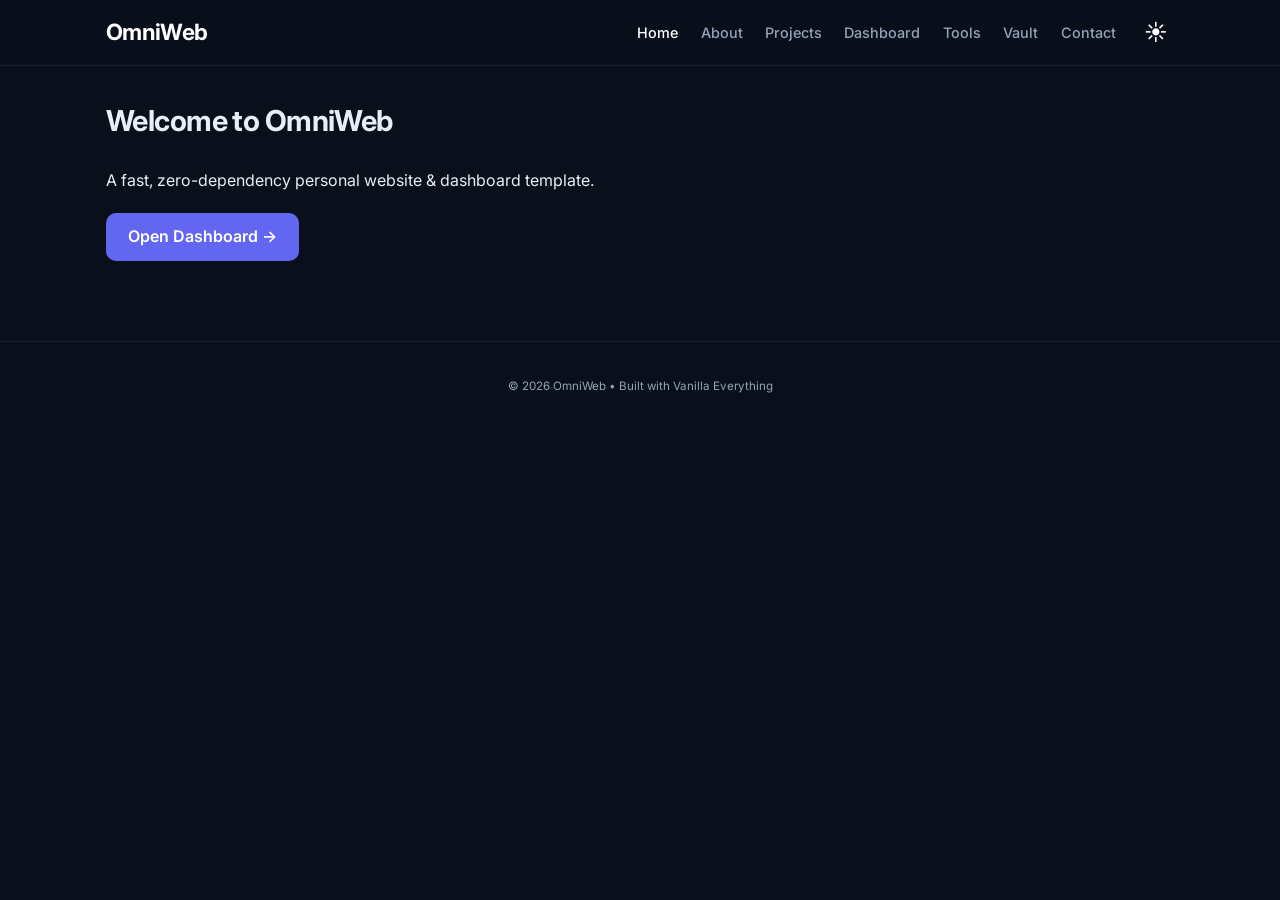
<file: index.html>
<!DOCTYPE html>
<html lang="en">
<head>
  <meta charset="UTF-8">
  <meta name="viewport" content="width=device-width, initial-scale=1.0">
  <meta name="description" content="OmniWeb — Lightweight zero-dependency personal website and dashboard template.">
  <meta property="og:title" content="OmniWeb">
  <meta property="og:description" content="A fast, zero-dependency personal website and dashboard template built with pure HTML, CSS, and JavaScript.">
  <meta property="og:type" content="website">
  <meta name="twitter:card" content="summary">
  <meta name="twitter:title" content="OmniWeb">
  <meta name="twitter:description" content="A fast, zero-dependency personal website and dashboard template.">
  <title>OmniWeb — Home</title>
  <link rel="icon" type="image/svg+xml" href="favicon.svg">
  <link rel="manifest" href="manifest.json">
  <meta name="theme-color" content="#6366f1">
  <link rel="stylesheet" href="style.css">
</head>
<body>
  <header class="site-header">
    <div class="header-container">
      <a href="index.html" class="site-brand">OmniWeb</a>
      <button class="mobile-menu-btn" aria-label="Toggle menu">☰</button>
      <nav class="site-nav" aria-label="Main navigation">
        <a href="index.html" class="active">Home</a>
        <a href="about.html">About</a>
        <a href="projects.html">Projects</a>
        <a href="dashboard.html">Dashboard</a>
        <a href="tools.html">Tools</a>
        <a href="vault.html">Vault</a>
        <a href="contact.html">Contact</a>
        <button class="toggle-dark" aria-label="Toggle theme">🌙</button>
      </nav>
    </div>
  </header>

  <main class="container">
    <h1>Welcome to OmniWeb</h1>
    <p>A fast, zero-dependency personal website &amp; dashboard template.</p>
    <a href="dashboard.html" class="button" style="display:inline-block; margin-top:20px;">Open Dashboard →</a>
  </main>

  <footer class="site-footer">
    <div class="footer-container">
      <small>&copy; <span id="year"></span> OmniWeb • Built with Vanilla Everything</small>
    </div>
  </footer>

  <script type="module" src="js/pages/home.js"></script>
</body>
</html>
</file>
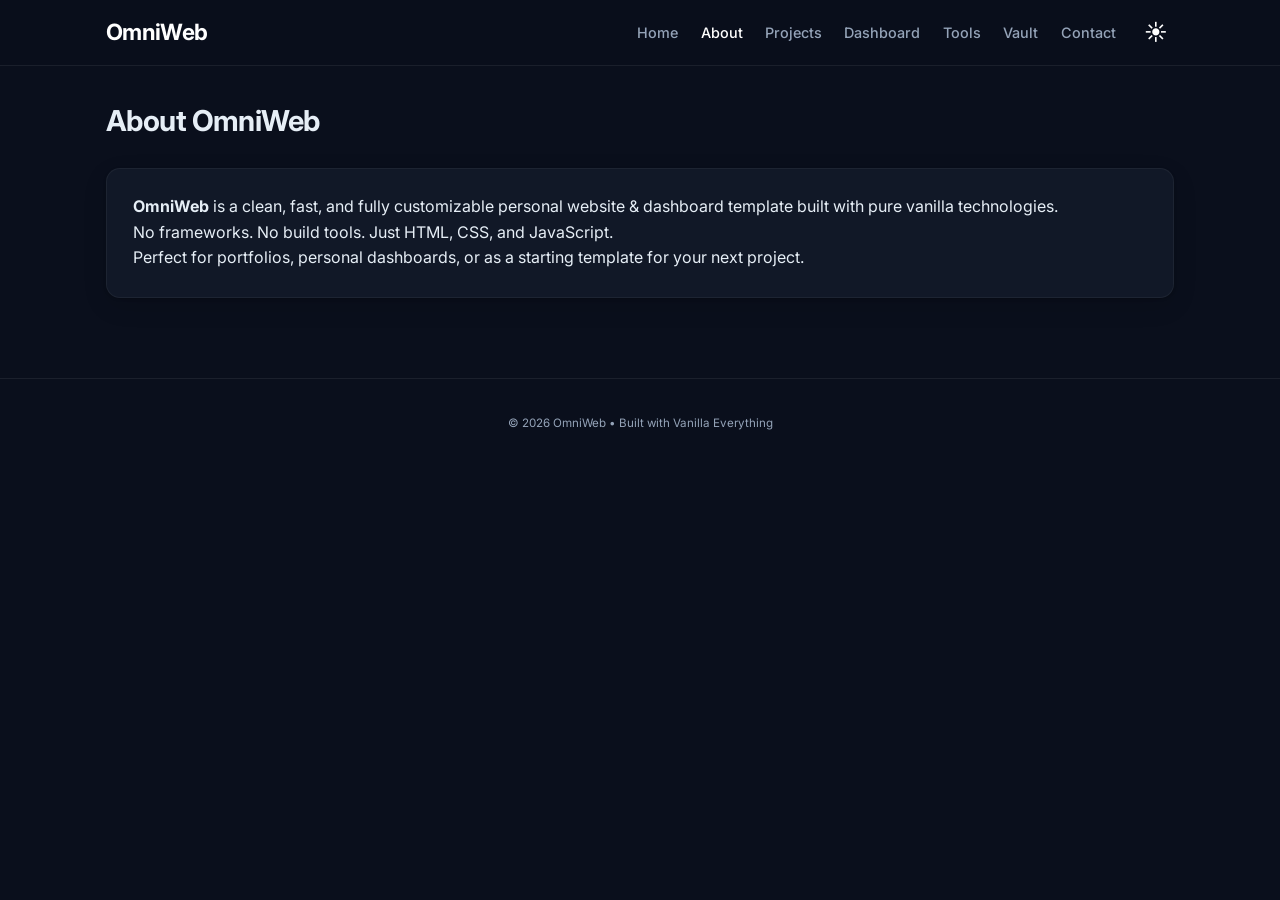
<file: about.html>
<!DOCTYPE html>
<html lang="en">
<head>
  <meta charset="UTF-8">
  <meta name="viewport" content="width=device-width, initial-scale=1.0">
  <meta name="description" content="About OmniWeb — a clean, fast, fully customizable personal website and dashboard template.">
  <meta property="og:title" content="OmniWeb — About">
  <meta property="og:description" content="Learn about OmniWeb, a lightweight personal website template built with pure vanilla technologies.">
  <meta property="og:type" content="website">
  <meta name="twitter:card" content="summary">
  <meta name="twitter:title" content="OmniWeb — About">
  <meta name="twitter:description" content="Learn about OmniWeb, a lightweight personal website template.">
  <title>OmniWeb — About</title>
  <link rel="icon" type="image/svg+xml" href="favicon.svg">
  <link rel="manifest" href="manifest.json">
  <meta name="theme-color" content="#6366f1">
  <link rel="stylesheet" href="style.css">
</head>
<body>
  <header class="site-header">
    <div class="header-container">
      <a href="index.html" class="site-brand">OmniWeb</a>
      <button class="mobile-menu-btn" aria-label="Toggle menu">☰</button>
      <nav class="site-nav" aria-label="Main navigation">
        <a href="index.html">Home</a>
        <a href="about.html" class="active">About</a>
        <a href="projects.html">Projects</a>
        <a href="dashboard.html">Dashboard</a>
        <a href="tools.html">Tools</a>
        <a href="vault.html">Vault</a>
        <a href="contact.html">Contact</a>
        <button class="toggle-dark" aria-label="Toggle theme">🌙</button>
      </nav>
    </div>
  </header>

  <main class="container">
    <h1>About OmniWeb</h1>
    <div class="widget">
      <p><strong>OmniWeb</strong> is a clean, fast, and fully customizable personal website &amp; dashboard template built with pure vanilla technologies.</p>
      <p>No frameworks. No build tools. Just HTML, CSS, and JavaScript.</p>
      <p>Perfect for portfolios, personal dashboards, or as a starting template for your next project.</p>
    </div>
  </main>

  <footer class="site-footer">
    <div class="footer-container">
      <small>&copy; <span id="year"></span> OmniWeb • Built with Vanilla Everything</small>
    </div>
  </footer>

  <script type="module" src="js/pages/home.js"></script>
</body>
</html>
</file>
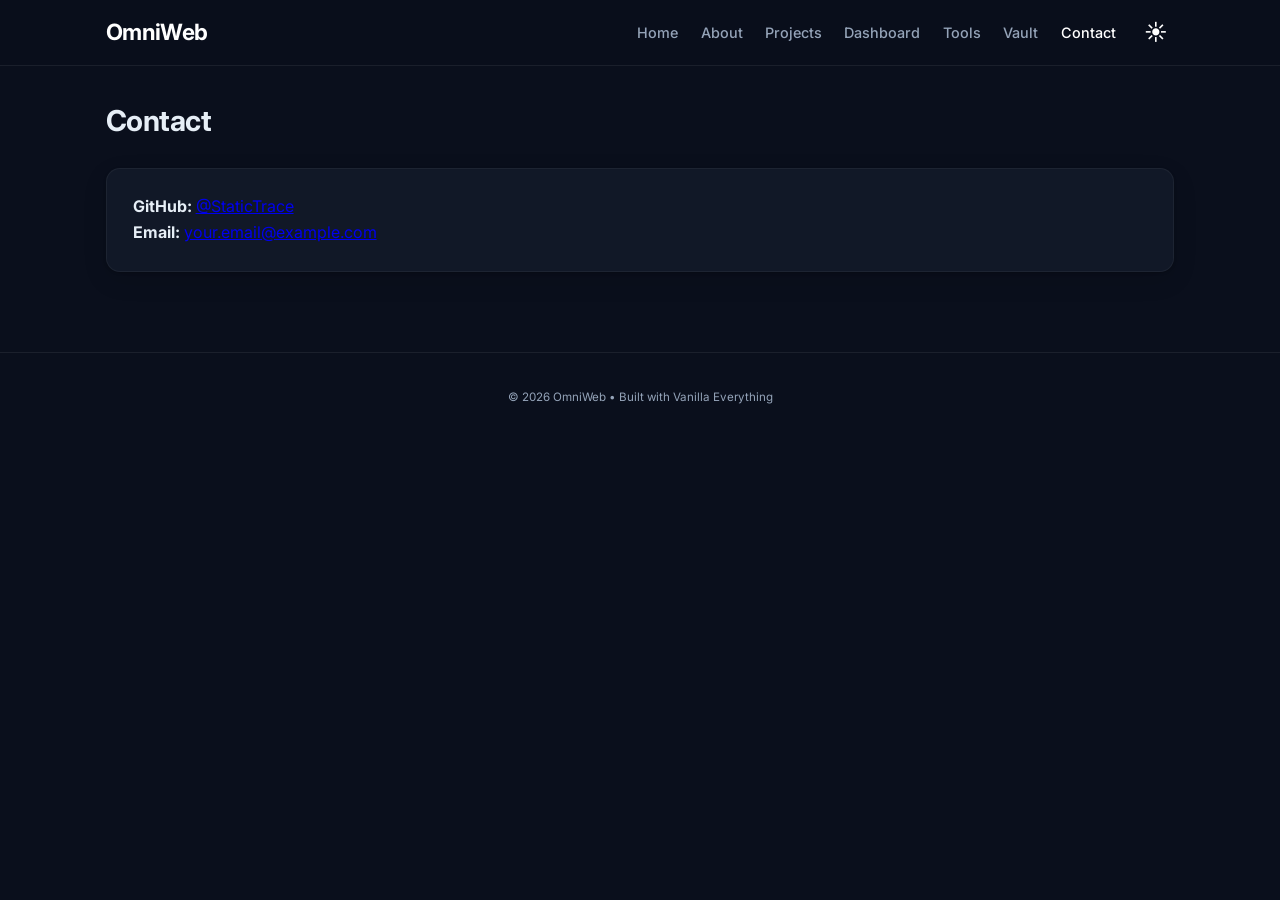
<file: contact.html>
<!DOCTYPE html>
<html lang="en">
<head>
  <meta charset="UTF-8">
  <meta name="viewport" content="width=device-width, initial-scale=1.0">
  <meta name="description" content="Contact — OmniWeb. Get in touch via GitHub or email.">
  <meta property="og:title" content="OmniWeb — Contact">
  <meta property="og:description" content="Get in touch via GitHub or email.">
  <meta property="og:type" content="website">
  <meta name="twitter:card" content="summary">
  <meta name="twitter:title" content="OmniWeb — Contact">
  <meta name="twitter:description" content="Get in touch via GitHub or email.">
  <title>OmniWeb — Contact</title>
  <link rel="icon" type="image/svg+xml" href="favicon.svg">
  <link rel="manifest" href="manifest.json">
  <meta name="theme-color" content="#6366f1">
  <link rel="stylesheet" href="style.css">
</head>
<body>
  <header class="site-header">
    <div class="header-container">
      <a href="index.html" class="site-brand">OmniWeb</a>
      <button class="mobile-menu-btn" aria-label="Toggle menu">☰</button>
      <nav class="site-nav" aria-label="Main navigation">
        <a href="index.html">Home</a>
        <a href="about.html">About</a>
        <a href="projects.html">Projects</a>
        <a href="dashboard.html">Dashboard</a>
        <a href="tools.html">Tools</a>
        <a href="vault.html">Vault</a>
        <a href="contact.html" class="active">Contact</a>
        <button class="toggle-dark" aria-label="Toggle theme">🌙</button>
      </nav>
    </div>
  </header>

  <main class="container">
    <h1>Contact</h1>
    <div class="widget">
      <p><strong>GitHub:</strong> <a href="https://github.com/StaticTrace" target="_blank">@StaticTrace</a></p>
      <p><strong>Email:</strong> <a href="mailto:your.email@example.com">your.email@example.com</a></p>
    </div>
  </main>

  <footer class="site-footer">
    <div class="footer-container">
      <small>&copy; <span id="year"></span> OmniWeb • Built with Vanilla Everything</small>
    </div>
  </footer>

  <script type="module" src="js/pages/home.js"></script>
</body>
</html>
</file>
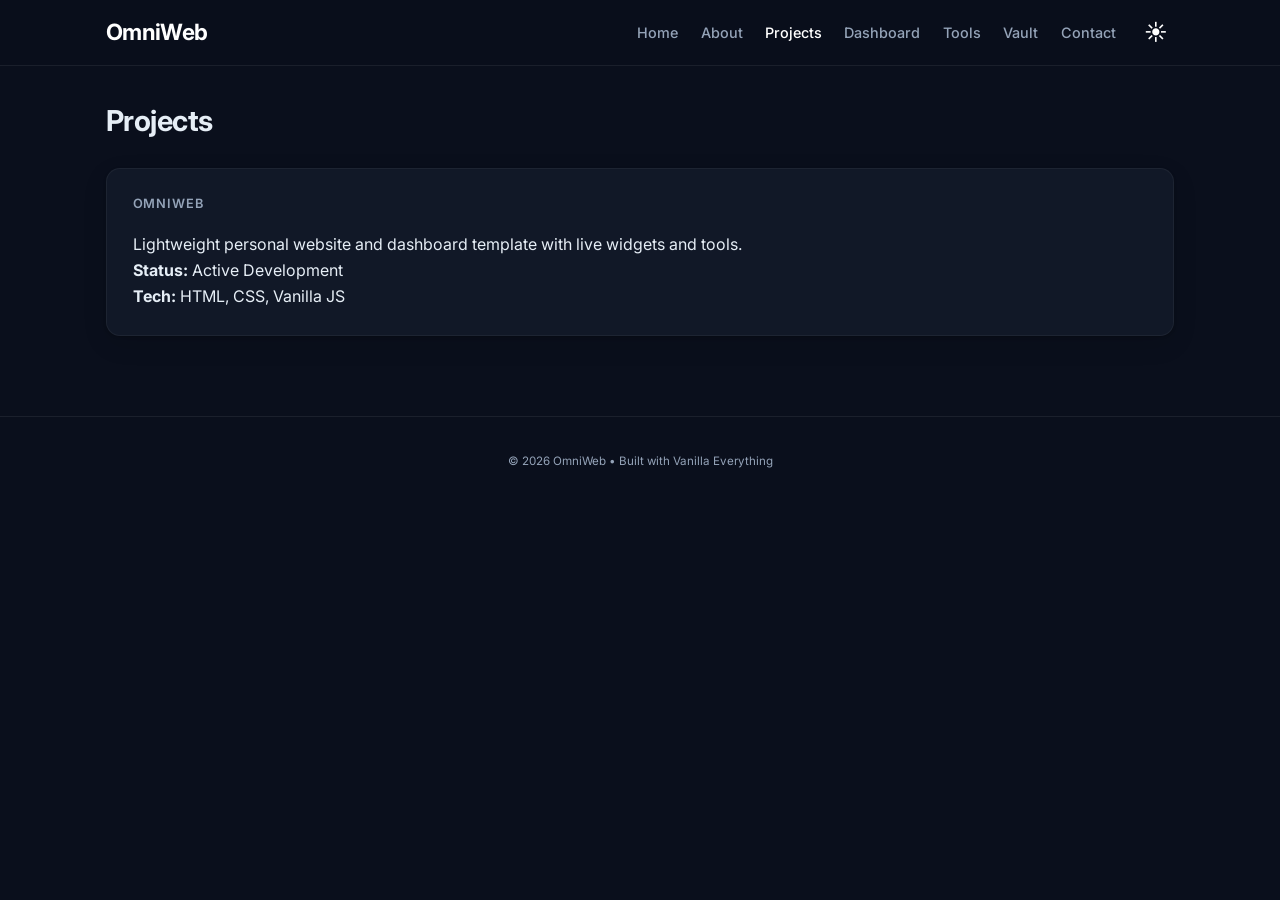
<file: projects.html>
<!DOCTYPE html>
<html lang="en">
<head>
  <meta charset="UTF-8">
  <meta name="viewport" content="width=device-width, initial-scale=1.0">
  <meta name="description" content="Projects — OmniWeb. A showcase of active projects built with HTML, CSS, and Vanilla JS.">
  <meta property="og:title" content="OmniWeb — Projects">
  <meta property="og:description" content="A showcase of active projects built with HTML, CSS, and Vanilla JS.">
  <meta property="og:type" content="website">
  <meta name="twitter:card" content="summary">
  <meta name="twitter:title" content="OmniWeb — Projects">
  <meta name="twitter:description" content="A showcase of active projects built with HTML, CSS, and Vanilla JS.">
  <title>OmniWeb — Projects</title>
  <link rel="icon" type="image/svg+xml" href="favicon.svg">
  <link rel="manifest" href="manifest.json">
  <meta name="theme-color" content="#6366f1">
  <link rel="stylesheet" href="style.css">
</head>
<body>
  <header class="site-header">
    <div class="header-container">
      <a href="index.html" class="site-brand">OmniWeb</a>
      <button class="mobile-menu-btn" aria-label="Toggle menu">☰</button>
      <nav class="site-nav" aria-label="Main navigation">
        <a href="index.html">Home</a>
        <a href="about.html">About</a>
        <a href="projects.html" class="active">Projects</a>
        <a href="dashboard.html">Dashboard</a>
        <a href="tools.html">Tools</a>
        <a href="vault.html">Vault</a>
        <a href="contact.html">Contact</a>
        <button class="toggle-dark" aria-label="Toggle theme">🌙</button>
      </nav>
    </div>
  </header>

  <main class="container">
    <h1>Projects</h1>
    <div class="widget">
      <h2>OmniWeb</h2>
      <p>Lightweight personal website and dashboard template with live widgets and tools.</p>
      <p><strong>Status:</strong> Active Development</p>
      <p><strong>Tech:</strong> HTML, CSS, Vanilla JS</p>
    </div>
  </main>

  <footer class="site-footer">
    <div class="footer-container">
      <small>&copy; <span id="year"></span> OmniWeb • Built with Vanilla Everything</small>
    </div>
  </footer>

  <script type="module" src="js/pages/home.js"></script>
</body>
</html>
</file>
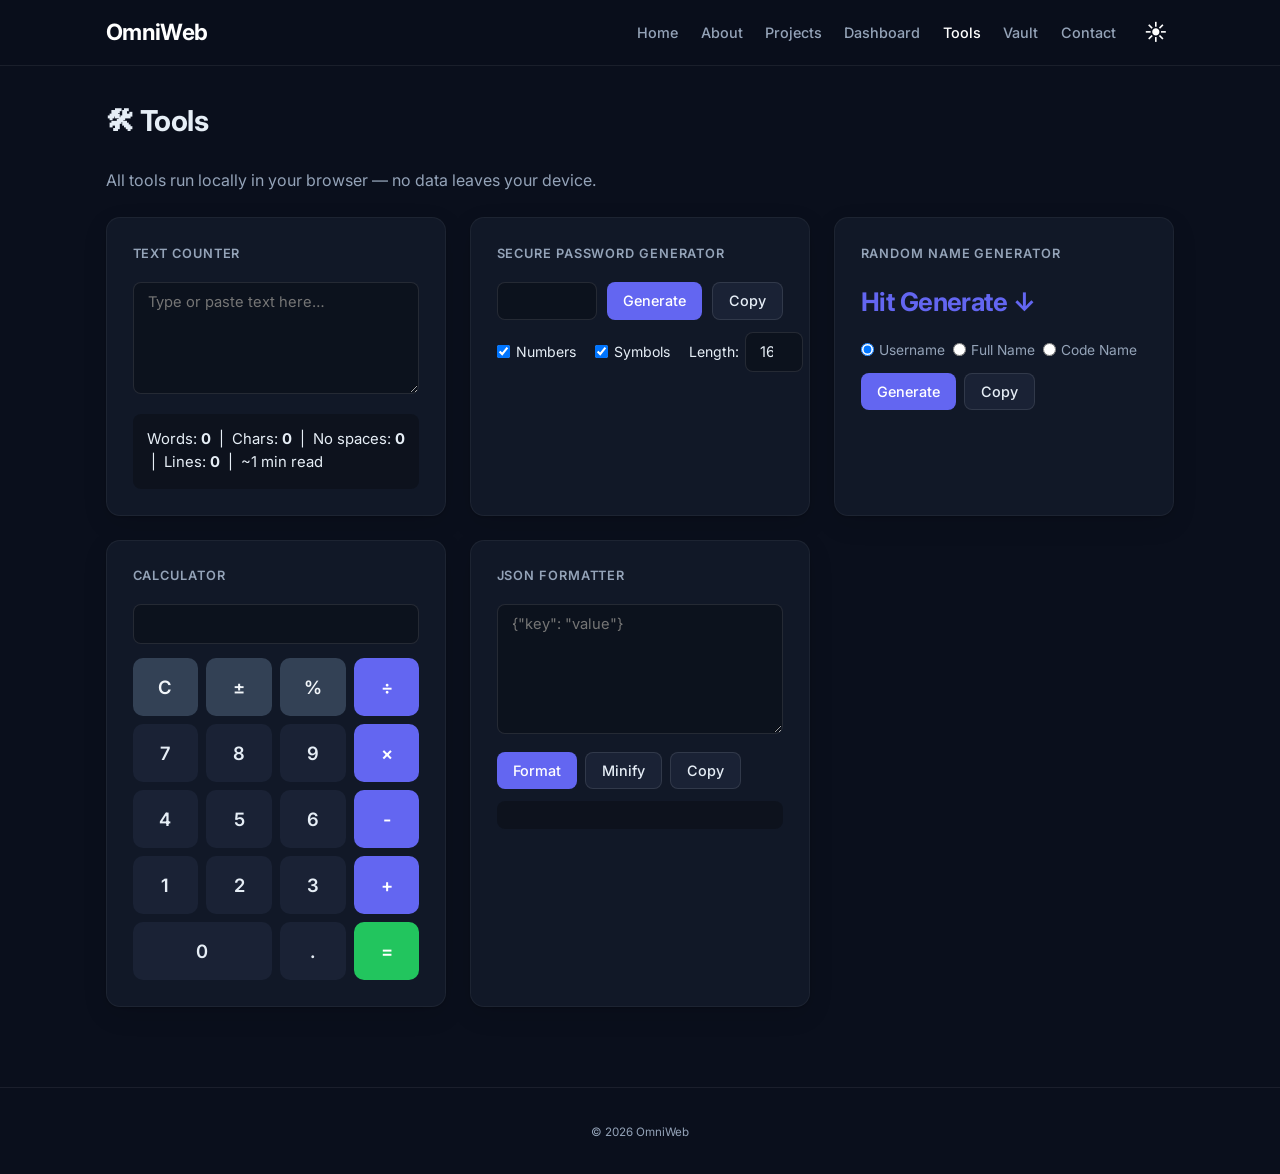
<file: tools.html>
<!DOCTYPE html>
<html lang="en">
<head>
  <meta charset="UTF-8">
  <meta name="viewport" content="width=device-width, initial-scale=1.0">
  <meta name="description" content="Client-side tools — OmniWeb. Text counter, password generator, calculator, JSON formatter, name generator.">
  <meta property="og:title" content="OmniWeb — Tools">
  <meta property="og:description" content="Mini toolkit: text counter, password generator, calculator, JSON formatter, and random name generator. All run in your browser.">
  <meta property="og:type" content="website">
  <meta name="twitter:card" content="summary">
  <title>OmniWeb — Tools</title>
  <link rel="icon" type="image/svg+xml" href="favicon.svg">
  <link rel="manifest" href="manifest.json">
  <meta name="theme-color" content="#6366f1">
  <link rel="stylesheet" href="style.css">
</head>
<body>
  <header class="site-header">
    <div class="header-container">
      <a href="index.html" class="site-brand">OmniWeb</a>
      <button class="mobile-menu-btn" aria-label="Toggle menu">☰</button>
      <nav class="site-nav" aria-label="Main navigation">
        <a href="index.html">Home</a>
        <a href="about.html">About</a>
        <a href="projects.html">Projects</a>
        <a href="dashboard.html">Dashboard</a>
        <a href="tools.html" class="active">Tools</a>
        <a href="vault.html">Vault</a>
        <a href="contact.html">Contact</a>
        <button class="toggle-dark" aria-label="Toggle theme">🌙</button>
      </nav>
    </div>
  </header>

  <main class="container">
    <h1>🛠 Tools</h1>
    <p style="color:var(--muted); margin-bottom:1.5rem;">All tools run locally in your browser — no data leaves your device.</p>

    <div class="tools-grid">

      <!-- Text Counter -->
      <div class="widget">
        <h2>Text Counter</h2>
        <textarea id="text-input" rows="5" placeholder="Type or paste text here…"></textarea>
        <div id="text-stats" class="output"></div>
      </div>

      <!-- Password Generator -->
      <div class="widget">
        <h2>Secure Password Generator</h2>
        <div style="display:flex; gap:10px; margin-bottom:12px;">
          <input type="text" id="password-output" readonly style="flex:1; font-family:monospace;">
          <button onclick="generatePassword()">Generate</button>
          <button onclick="copyPassword()" style="background:var(--surface2); color:var(--text); border:1px solid rgba(255,255,255,0.1);">Copy</button>
        </div>
        <div style="display:flex; gap:1.2rem; font-size:0.88rem;">
          <label style="display:flex;align-items:center;gap:6px;cursor:pointer;">
            <input type="checkbox" id="include-numbers" checked> Numbers
          </label>
          <label style="display:flex;align-items:center;gap:6px;cursor:pointer;">
            <input type="checkbox" id="include-symbols" checked> Symbols
          </label>
          <label style="display:flex;align-items:center;gap:6px;cursor:pointer;">
            Length:
            <input type="number" id="pw-length" value="16" min="8" max="64" style="width:58px;">
          </label>
        </div>
      </div>

      <!-- Random Name Generator -->
      <div class="widget">
        <h2>Random Name Generator</h2>
        <div class="namegen-result" id="namegen-result">Hit Generate ↓</div>
        <div class="namegen-type" style="margin-bottom:12px;">
          <label><input type="radio" name="namegen-mode" value="username" checked> Username</label>
          <label><input type="radio" name="namegen-mode" value="fullname"> Full Name</label>
          <label><input type="radio" name="namegen-mode" value="codename"> Code Name</label>
        </div>
        <div style="display:flex;gap:8px;">
          <button onclick="generateName()">Generate</button>
          <button onclick="copyName()" style="background:var(--surface2); color:var(--text); border:1px solid rgba(255,255,255,0.1);">Copy</button>
        </div>
        <div id="namegen-history" style="margin-top:12px;"></div>
      </div>

      <!-- Calculator -->
      <div class="widget">
        <h2>Calculator</h2>
        <input type="text" id="calc-display" class="calc-display" readonly>
        <div class="calc-grid"></div>
      </div>

      <!-- JSON Formatter -->
      <div class="widget">
        <h2>JSON Formatter</h2>
        <textarea id="json-input" rows="6" placeholder='{"key": "value"}'></textarea>
        <div style="margin-top:10px; display:flex; gap:8px;">
          <button onclick="formatJSON()">Format</button>
          <button onclick="minifyJSON()" style="background:var(--surface2); color:var(--text); border:1px solid rgba(255,255,255,0.1);">Minify</button>
          <button onclick="copyJSON()" style="background:var(--surface2); color:var(--text); border:1px solid rgba(255,255,255,0.1);">Copy</button>
        </div>
        <pre id="json-output" class="output"></pre>
      </div>

    </div>
  </main>

  <footer class="site-footer">
    <div class="footer-container">
      <small>&copy; <span id="year"></span> OmniWeb</small>
    </div>
  </footer>

  <script type="module" src="js/pages/tools-page.js"></script>
</body>
</html>
</file>
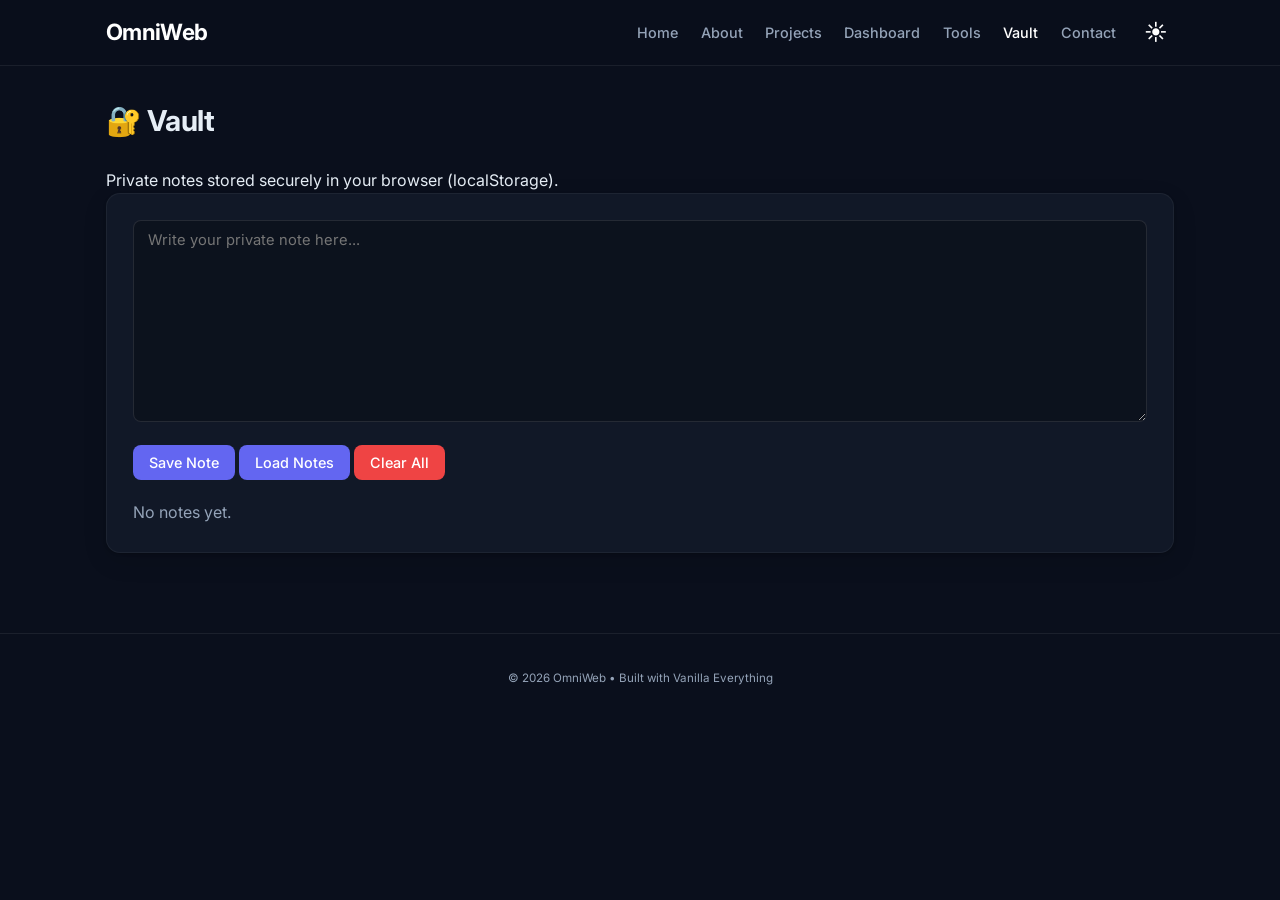
<file: vault.html>
<!DOCTYPE html>
<html lang="en">
<head>
  <meta charset="UTF-8">
  <meta name="viewport" content="width=device-width, initial-scale=1.0">
  <meta name="description" content="Personal secure vault — OmniWeb. Private notes stored in your browser's localStorage.">
  <meta property="og:title" content="OmniWeb — Vault">
  <meta property="og:description" content="Private notes stored securely in your browser. No server, no cloud — just you.">
  <meta property="og:type" content="website">
  <meta name="twitter:card" content="summary">
  <meta name="twitter:title" content="OmniWeb — Vault">
  <meta name="twitter:description" content="Private notes stored securely in your browser.">
  <title>OmniWeb — Vault</title>
  <link rel="icon" type="image/svg+xml" href="favicon.svg">
  <link rel="manifest" href="manifest.json">
  <meta name="theme-color" content="#6366f1">
  <link rel="stylesheet" href="style.css">
</head>
<body>
  <header class="site-header">
    <div class="header-container">
      <a href="index.html" class="site-brand">OmniWeb</a>
      <button class="mobile-menu-btn" aria-label="Toggle menu">☰</button>
      <nav class="site-nav" aria-label="Main navigation">
        <a href="index.html">Home</a>
        <a href="about.html">About</a>
        <a href="projects.html">Projects</a>
        <a href="dashboard.html">Dashboard</a>
        <a href="tools.html">Tools</a>
        <a href="vault.html" class="active">Vault</a>
        <a href="contact.html">Contact</a>
        <button class="toggle-dark" aria-label="Toggle theme">🌙</button>
      </nav>
    </div>
  </header>

  <main class="container">
    <h1>🔐 Vault</h1>
    <p>Private notes stored securely in your browser (localStorage).</p>
    
    <div class="widget">
      <textarea id="vault-input" rows="10" placeholder="Write your private note here..."></textarea>
      <div style="margin-top: 16px;">
        <button onclick="saveVault()">Save Note</button>
        <button onclick="loadVault()">Load Notes</button>
        <button onclick="clearVault()" style="background: var(--danger);">Clear All</button>
      </div>
      <div id="vault-list" style="margin-top: 20px;"></div>
    </div>
  </main>

  <footer class="site-footer">
    <div class="footer-container">
      <small>&copy; <span id="year"></span> OmniWeb • Built with Vanilla Everything</small>
    </div>
  </footer>

  <script type="module" src="js/pages/vault.js"></script>
</body>
</html>
</file>
<file: style.css>
/* style.css - OmniWeb */
@import url('https://fonts.googleapis.com/css2?family=Inter:wght@400;500;600;700&display=swap');

:root {
  --bg: #0a0f1c;
  --surface: #111827;
  --surface2: #1a2235;
  --text: #e6eef6;
  --muted: #94a3b8;
  --accent: #6366f1;
  --accent-soft: rgba(99,102,241,0.12);
  --success: #22c55e;
  --danger: #ef4444;
  --radius: 14px;
  --transition: all 0.22s cubic-bezier(0.4, 0.0, 0.2, 1);
}

* { box-sizing: border-box; margin: 0; padding: 0; }

body {
  font-family: 'Inter', system-ui, -apple-system, sans-serif;
  background: var(--bg);
  color: var(--text);
  line-height: 1.6;
  min-height: 100vh;
  animation: pageIn 0.28s ease both;
}

@keyframes pageIn {
  from { opacity: 0; transform: translateY(10px); }
  to   { opacity: 1; transform: translateY(0); }
}

/* ── Layout ─────────────────────────────────────────────────────────────────── */
.container { max-width: 1100px; margin: 0 auto; padding: 2rem 1rem; }

h1 {
  font-size: 1.8rem;
  font-weight: 700;
  margin-bottom: 1.5rem;
  letter-spacing: -0.02em;
}

/* ── Header ─────────────────────────────────────────────────────────────────── */
.site-header {
  background: rgba(10, 15, 28, 0.92);
  backdrop-filter: blur(16px);
  -webkit-backdrop-filter: blur(16px);
  position: sticky;
  top: 0;
  z-index: 100;
  border-bottom: 1px solid rgba(255,255,255,0.07);
}

.header-container {
  display: flex;
  align-items: center;
  justify-content: space-between;
  max-width: 1100px;
  margin: 0 auto;
  padding: 0.9rem 1rem;
}

.site-brand {
  font-size: 1.4rem;
  font-weight: 700;
  color: white;
  text-decoration: none;
  letter-spacing: -0.03em;
}

.site-nav {
  display: flex;
  align-items: center;
  gap: 1.4rem;
}

.site-nav a {
  color: var(--muted);
  text-decoration: none;
  font-size: 0.9rem;
  font-weight: 500;
  transition: var(--transition);
}

.site-nav a:hover, .site-nav a.active { color: white; }

.toggle-dark {
  background: none;
  border: none;
  font-size: 1.4rem;
  cursor: pointer;
  padding: 4px 6px;
  line-height: 1;
}

.mobile-menu-btn {
  display: none;
  background: none;
  border: 1px solid rgba(255,255,255,0.14);
  color: var(--text);
  font-size: 1.3rem;
  line-height: 1;
  padding: 6px 12px;
  border-radius: 8px;
  cursor: pointer;
  transition: var(--transition);
}
.mobile-menu-btn:hover { background: rgba(255,255,255,0.07); }

/* ── Widgets ────────────────────────────────────────────────────────────────── */
.widget {
  background: var(--surface);
  border-radius: var(--radius);
  padding: 1.6rem;
  box-shadow: 0 1px 3px rgba(0,0,0,0.2), 0 8px 24px rgba(0,0,0,0.12);
  border: 1px solid rgba(255,255,255,0.05);
  transition: opacity 0.5s ease, transform 0.5s ease, box-shadow 0.22s;
}

.widget:hover {
  box-shadow: 0 1px 3px rgba(0,0,0,0.2), 0 12px 32px rgba(0,0,0,0.2);
}

.widget h2 {
  font-size: 0.8rem;
  font-weight: 600;
  color: var(--muted);
  letter-spacing: 0.07em;
  text-transform: uppercase;
  margin-bottom: 1.1rem;
}

/* Scroll fade-in */
.widget.will-animate {
  opacity: 0;
  transform: translateY(18px);
}
.widget.visible {
  opacity: 1;
  transform: translateY(0);
}

/* ── Dashboard Grid ──────────────────────────────────────────────────────────── */
.dashboard-grid {
  display: grid;
  grid-template-columns: repeat(auto-fit, minmax(320px, 1fr));
  gap: 1.5rem;
}

.widget-full { grid-column: 1 / -1; }

/* ── Time Widget ─────────────────────────────────────────────────────────────── */
.time-display {
  font-size: 3rem;
  font-weight: 700;
  letter-spacing: -1px;
  font-variant-numeric: tabular-nums;
  line-height: 1;
}

.time-date {
  color: var(--muted);
  font-size: 0.9rem;
  margin-top: 6px;
}

/* ── Weather Widget ──────────────────────────────────────────────────────────── */
.weather-temp {
  display: block;
  font-size: 2.4rem;
  font-weight: 700;
  line-height: 1;
  margin-bottom: 6px;
}
.weather-detail { color: var(--muted); font-size: 0.88rem; }

/* ── Focus Widget ────────────────────────────────────────────────────────────── */
.focus-text {
  font-size: 1.4rem;
  font-weight: 600;
  letter-spacing: -0.02em;
  margin-bottom: 1rem;
  min-height: 2rem;
  color: var(--text);
}
.focus-text.empty { color: var(--muted); font-weight: 400; font-size: 1rem; }
.focus-input-row { display: flex; gap: 10px; }
.focus-input-row input { flex: 1; }

/* ── To-Do Widget ────────────────────────────────────────────────────────────── */
.todo-input-row {
  display: flex;
  gap: 10px;
  margin-bottom: 1rem;
}
.todo-input-row input { flex: 1; }

.todo-list {
  display: flex;
  flex-direction: column;
  gap: 6px;
  max-height: 260px;
  overflow-y: auto;
}

.todo-item {
  display: flex;
  align-items: center;
  gap: 10px;
  padding: 10px 12px;
  background: var(--surface2);
  border-radius: 8px;
  transition: var(--transition);
}

.todo-item.done .todo-text {
  text-decoration: line-through;
  color: var(--muted);
}

.todo-check {
  width: 22px;
  height: 22px;
  border-radius: 50%;
  border: 2px solid rgba(255,255,255,0.2);
  background: none;
  color: white;
  font-size: 0.75rem;
  padding: 0;
  flex-shrink: 0;
  display: flex;
  align-items: center;
  justify-content: center;
  cursor: pointer;
  transition: var(--transition);
}

.todo-item.done .todo-check {
  background: var(--success);
  border-color: var(--success);
}

.todo-text { flex: 1; font-size: 0.93rem; }

.todo-del {
  background: none;
  border: none;
  color: var(--muted);
  font-size: 1.2rem;
  padding: 0 4px;
  cursor: pointer;
  line-height: 1;
  flex-shrink: 0;
  opacity: 0.5;
  transition: var(--transition);
}
.todo-del:hover { opacity: 1; color: var(--danger); }

.todo-stats {
  font-size: 0.78rem;
  color: var(--muted);
  margin-top: 10px;
}

/* ── Quick Links Widget ──────────────────────────────────────────────────────── */
.ql-grid {
  display: grid;
  grid-template-columns: repeat(auto-fill, minmax(130px, 1fr));
  gap: 10px;
  margin-bottom: 1.2rem;
}

.ql-card {
  position: relative;
  border-radius: 10px;
  overflow: hidden;
}

.ql-link {
  display: flex;
  flex-direction: column;
  align-items: center;
  gap: 6px;
  padding: 14px 10px;
  background: var(--surface2);
  text-decoration: none;
  color: var(--text);
  font-size: 0.85rem;
  font-weight: 500;
  border-radius: 10px;
  transition: var(--transition);
  border: 1px solid rgba(255,255,255,0.05);
}

.ql-link:hover {
  background: rgba(99,102,241,0.15);
  border-color: rgba(99,102,241,0.3);
  color: white;
}

.ql-icon { font-size: 1.5rem; }
.ql-label { text-align: center; line-height: 1.2; }

.ql-del {
  position: absolute;
  top: 4px;
  right: 4px;
  background: rgba(0,0,0,0.5);
  border: none;
  color: var(--muted);
  font-size: 0.9rem;
  width: 18px;
  height: 18px;
  border-radius: 50%;
  padding: 0;
  cursor: pointer;
  display: none;
  align-items: center;
  justify-content: center;
  line-height: 1;
  transition: var(--transition);
}
.ql-card:hover .ql-del { display: flex; }
.ql-del:hover { background: var(--danger); color: white; }

.ql-add-row {
  display: flex;
  gap: 8px;
  flex-wrap: wrap;
}
.ql-add-row input { flex: 1; min-width: 80px; }
.ql-icon-input { max-width: 64px !important; text-align: center; }

/* ── Analytics Widget ───────────────────────────────────────────────────────── */
.analytics-stats {
  display: flex;
  gap: 1rem;
  margin-bottom: 1.2rem;
}

.analytics-stat {
  display: flex;
  flex-direction: column;
  align-items: center;
  flex: 1;
  background: var(--accent-soft);
  border: 1px solid rgba(99,102,241,0.2);
  border-radius: 10px;
  padding: 12px 8px;
}

.analytics-num {
  font-size: 1.7rem;
  font-weight: 700;
  color: var(--accent);
  font-variant-numeric: tabular-nums;
}

.analytics-label {
  font-size: 0.72rem;
  color: var(--muted);
  margin-top: 2px;
  text-align: center;
}

.analytics-pages { display: flex; flex-direction: column; gap: 7px; margin-bottom: 1rem; }

.analytics-row {
  display: flex;
  align-items: center;
  gap: 8px;
  font-size: 0.86rem;
}

.analytics-page {
  width: 88px;
  white-space: nowrap;
  overflow: hidden;
  text-overflow: ellipsis;
  color: var(--muted);
  flex-shrink: 0;
}

.analytics-bar-wrap {
  flex: 1;
  background: rgba(255,255,255,0.06);
  border-radius: 4px;
  height: 7px;
  overflow: hidden;
}

.analytics-bar {
  height: 100%;
  background: var(--accent);
  border-radius: 4px;
  min-width: 4px;
  transition: width 0.5s ease;
}

.analytics-count {
  width: 24px;
  text-align: right;
  color: var(--muted);
  font-variant-numeric: tabular-nums;
  flex-shrink: 0;
}

.analytics-reset {
  font-size: 0.78rem;
  background: none;
  border: 1px solid rgba(239,68,68,0.35);
  color: var(--danger);
  border-radius: 6px;
  padding: 4px 10px;
  cursor: pointer;
  transition: var(--transition);
}
.analytics-reset:hover { background: rgba(239,68,68,0.1); }

/* ── GitHub Widget ──────────────────────────────────────────────────────────── */
.gh-feed { display: flex; flex-direction: column; gap: 8px; margin-bottom: 1rem; }

.gh-event {
  display: flex;
  align-items: flex-start;
  gap: 10px;
  padding: 9px 12px;
  background: var(--surface2);
  border-radius: 8px;
  font-size: 0.86rem;
}

.gh-icon { font-size: 1rem; flex-shrink: 0; margin-top: 1px; }

.gh-details {
  display: flex;
  flex-direction: column;
  gap: 2px;
  flex: 1;
  min-width: 0;
}

.gh-label { color: var(--text); white-space: nowrap; overflow: hidden; text-overflow: ellipsis; }

.gh-repo {
  color: var(--accent);
  text-decoration: none;
  font-size: 0.8rem;
}
.gh-repo:hover { text-decoration: underline; }

.gh-time { color: var(--muted); font-size: 0.76rem; white-space: nowrap; flex-shrink: 0; margin-top: 2px; }

.gh-profile-link { display: inline-block; font-size: 0.83rem; color: var(--accent); text-decoration: none; }
.gh-profile-link:hover { text-decoration: underline; }

.widget-loading { color: var(--muted); font-size: 0.9rem; }
.widget-muted { color: var(--muted); font-size: 0.86rem; line-height: 1.5; }

/* ── Pomodoro Widget ────────────────────────────────────────────────────────── */
.pomo-container {
  display: flex;
  flex-direction: column;
  align-items: center;
  gap: 1.4rem;
}

.pomo-modes {
  display: flex;
  gap: 6px;
  background: var(--surface2);
  padding: 4px;
  border-radius: 10px;
}

.pomo-mode {
  background: none;
  border: none;
  color: var(--muted);
  font-size: 0.84rem;
  font-weight: 500;
  padding: 6px 18px;
  border-radius: 7px;
  cursor: pointer;
  transition: var(--transition);
}
.pomo-mode:hover:not(.active) { background: rgba(255,255,255,0.06); color: var(--text); opacity: 1; }
.pomo-mode.active { background: var(--accent); color: white; }

.pomo-ring-wrap {
  position: relative;
  width: 200px;
  height: 200px;
}

.pomo-ring {
  width: 200px;
  height: 200px;
  transform: rotate(-90deg);
}

.pomo-ring-bg {
  fill: none;
  stroke: rgba(255,255,255,0.07);
  stroke-width: 9;
}

.pomo-ring-fg {
  fill: none;
  stroke: var(--accent);
  stroke-width: 9;
  stroke-linecap: round;
  transition: stroke-dashoffset 1s linear, stroke 0.4s ease;
}

.pomo-center {
  position: absolute;
  inset: 0;
  display: flex;
  flex-direction: column;
  align-items: center;
  justify-content: center;
  gap: 4px;
}

.pomo-time {
  font-size: 3rem;
  font-weight: 700;
  letter-spacing: -2px;
  font-variant-numeric: tabular-nums;
  line-height: 1;
}

.pomo-sublabel {
  font-size: 0.7rem;
  font-weight: 600;
  color: var(--muted);
  letter-spacing: 0.1em;
}

.pomo-controls { display: flex; gap: 10px; }

.pomo-btn-start {
  padding: 11px 36px;
  font-size: 0.95rem;
  font-weight: 600;
  letter-spacing: 0.02em;
  min-width: 130px;
}

.pomo-btn-reset {
  background: var(--surface2);
  color: var(--muted);
  border: 1px solid rgba(255,255,255,0.08);
  padding: 11px 22px;
  font-size: 0.95rem;
}
.pomo-btn-reset:hover { color: var(--text); opacity: 1; }

.pomo-sessions {
  display: flex;
  align-items: center;
  gap: 10px;
  font-size: 0.9rem;
}

.pomo-dots { letter-spacing: 3px; font-size: 1.1rem; }
.pomo-dot-empty { opacity: 0.3; }
.pomo-session-count { color: var(--muted); font-size: 0.8rem; }

html.light .pomo-ring-bg { stroke: rgba(0,0,0,0.08); }

/* ── Daily Journal ──────────────────────────────────────────────────────────── */
.journal-nav {
  display: flex;
  align-items: center;
  justify-content: space-between;
  margin-bottom: 1rem;
  gap: 10px;
}

.journal-nav-btn {
  background: var(--surface2);
  border: 1px solid rgba(255,255,255,0.08);
  color: var(--text);
  width: 34px;
  height: 34px;
  border-radius: 8px;
  font-size: 1rem;
  cursor: pointer;
  display: flex;
  align-items: center;
  justify-content: center;
  flex-shrink: 0;
  transition: var(--transition);
}
.journal-nav-btn:hover { background: var(--accent); color: white; opacity: 1; }
.journal-nav-btn:disabled { opacity: 0.25; cursor: not-allowed; }
.journal-nav-btn:disabled:hover { background: var(--surface2); color: var(--text); }

.journal-date-label {
  font-weight: 600;
  font-size: 0.95rem;
  text-align: center;
  flex: 1;
  letter-spacing: -0.01em;
}

.journal-today-chip {
  font-size: 0.7rem;
  font-weight: 600;
  background: var(--accent-soft);
  color: var(--accent);
  padding: 2px 8px;
  border-radius: 20px;
  letter-spacing: 0.04em;
  text-transform: uppercase;
  margin-left: 6px;
}

.journal-textarea {
  width: 100%;
  min-height: 150px;
  background: var(--surface2);
  border: 1.5px solid rgba(255,255,255,0.07);
  border-radius: 10px;
  color: var(--text);
  font-family: inherit;
  font-size: 0.95rem;
  line-height: 1.7;
  padding: 14px 16px;
  resize: vertical;
  transition: border-color 0.2s;
  outline: none;
}
.journal-textarea:focus { border-color: var(--accent); }
.journal-textarea::placeholder { color: var(--muted); }

.journal-footer {
  display: flex;
  align-items: center;
  justify-content: space-between;
  margin-top: 10px;
  font-size: 0.78rem;
  color: var(--muted);
  gap: 8px;
}

.journal-save-status {
  display: flex;
  align-items: center;
  gap: 6px;
  transition: opacity 0.4s;
}

.journal-save-dot {
  width: 7px;
  height: 7px;
  border-radius: 50%;
  background: var(--success);
  opacity: 0;
  transition: opacity 0.3s;
}
.journal-save-dot.visible { opacity: 1; }

.journal-stats { display: flex; gap: 12px; }

html.light .journal-textarea {
  background: rgba(0,0,0,0.04);
  border-color: rgba(0,0,0,0.1);
}
html.light .journal-nav-btn {
  background: rgba(0,0,0,0.05);
  border-color: rgba(0,0,0,0.1);
}

/* ── Habit Tracker ──────────────────────────────────────────────────────────── */
.habit-list {
  display: flex;
  flex-direction: column;
  gap: 10px;
  margin-bottom: 1rem;
}

.habit-card {
  display: flex;
  align-items: center;
  gap: 14px;
  background: var(--surface2);
  border-radius: 12px;
  padding: 14px 16px;
  position: relative;
  transition: var(--transition);
  border: 1.5px solid transparent;
}
.habit-card.checked {
  border-color: rgba(99,102,241,0.3);
  background: rgba(99,102,241,0.07);
}
.habit-card:hover .habit-delete-btn { opacity: 1; }

.habit-icon { font-size: 1.6rem; width: 40px; text-align: center; flex-shrink: 0; }

.habit-info { flex: 1; min-width: 0; }
.habit-name { font-weight: 600; font-size: 0.95rem; margin-bottom: 7px; }

.habit-dots { display: flex; gap: 5px; }
.habit-dot {
  width: 10px;
  height: 10px;
  border-radius: 50%;
  background: rgba(255,255,255,0.1);
  flex-shrink: 0;
  transition: background 0.2s;
}
.habit-dot.done { background: var(--accent); }
.habit-dot.today { outline: 2px solid rgba(99,102,241,0.45); outline-offset: 2px; }

.habit-right {
  display: flex;
  flex-direction: column;
  align-items: center;
  gap: 6px;
  flex-shrink: 0;
}

.habit-streak { font-size: 0.78rem; font-weight: 600; color: var(--muted); white-space: nowrap; }
.habit-streak.active { color: var(--text); }

.habit-check-btn {
  width: 36px;
  height: 36px;
  border-radius: 50%;
  background: rgba(255,255,255,0.06);
  border: 1.5px solid rgba(255,255,255,0.12);
  color: var(--muted);
  font-size: 1rem;
  display: flex;
  align-items: center;
  justify-content: center;
  cursor: pointer;
  transition: var(--transition);
  padding: 0;
}
.habit-check-btn.done { background: var(--accent); border-color: var(--accent); color: white; }
.habit-check-btn:hover:not(.done) { border-color: var(--accent); color: var(--accent); opacity: 1; }

.habit-delete-btn {
  position: absolute;
  top: 8px;
  right: 10px;
  background: none;
  border: none;
  color: var(--muted);
  font-size: 1.1rem;
  line-height: 1;
  cursor: pointer;
  opacity: 0;
  transition: var(--transition);
  padding: 2px 5px;
}
.habit-delete-btn:hover { color: var(--danger); opacity: 1 !important; }

.habit-add-row { display: flex; gap: 8px; align-items: center; flex-wrap: wrap; }
.habit-icon-input { width: 58px; text-align: center; font-size: 1.1rem; }

html.light .habit-dot { background: rgba(0,0,0,0.1); }
html.light .habit-check-btn { background: rgba(0,0,0,0.05); border-color: rgba(0,0,0,0.15); }

/* ── Tools Grid ─────────────────────────────────────────────────────────────── */
.tools-grid {
  display: grid;
  grid-template-columns: repeat(auto-fit, minmax(340px, 1fr));
  gap: 1.5rem;
}

/* ── Name Generator ─────────────────────────────────────────────────────────── */
.namegen-result {
  font-size: 1.6rem;
  font-weight: 700;
  letter-spacing: -0.02em;
  min-height: 2.5rem;
  margin-bottom: 1rem;
  color: var(--accent);
  word-break: break-all;
}

.namegen-controls {
  display: flex;
  gap: 8px;
  margin-bottom: 12px;
  flex-wrap: wrap;
}

.namegen-type {
  display: flex;
  gap: 8px;
  flex-wrap: wrap;
}

.namegen-type label {
  display: flex;
  align-items: center;
  gap: 5px;
  font-size: 0.86rem;
  cursor: pointer;
  color: var(--muted);
}

/* ── Form Elements ──────────────────────────────────────────────────────────── */
textarea, input[type="text"], input[type="url"], input[type="number"], input[type="email"] {
  width: 100%;
  background: rgba(0,0,0,0.25);
  border: 1px solid rgba(255,255,255,0.1);
  border-radius: 8px;
  padding: 10px 14px;
  color: var(--text);
  font-family: inherit;
  font-size: 0.92rem;
  resize: vertical;
  transition: var(--transition);
}

textarea:focus, input:focus {
  outline: none;
  border-color: var(--accent);
  box-shadow: 0 0 0 3px rgba(99,102,241,0.18);
}

/* ── Output Areas ───────────────────────────────────────────────────────────── */
.output {
  background: rgba(0,0,0,0.25);
  border-radius: 8px;
  padding: 14px;
  margin-top: 12px;
  font-size: 0.93rem;
  white-space: pre-wrap;
  overflow-x: auto;
  max-height: 300px;
}

/* ── Calculator ─────────────────────────────────────────────────────────────── */
.calc-display {
  width: 100%;
  background: rgba(0,0,0,0.3);
  border: 1px solid rgba(255,255,255,0.1);
  border-radius: 10px;
  padding: 16px;
  font-size: 1.9rem;
  font-weight: 700;
  text-align: right;
  margin-bottom: 14px;
  color: var(--text);
  letter-spacing: 1px;
  font-variant-numeric: tabular-nums;
}

.calc-grid {
  display: grid;
  grid-template-columns: repeat(4, 1fr);
  gap: 8px;
}

.calc-grid button {
  padding: 18px 8px;
  font-size: 1.15rem;
  font-weight: 600;
  border: none;
  border-radius: 10px;
  cursor: pointer;
  transition: var(--transition);
}

.calc-grid button:not(.operator):not(.special) {
  background: var(--surface2);
  color: var(--text);
}
.calc-grid button:not(.operator):not(.special):hover { background: #2a3550; transform: translateY(-1px); }

.calc-grid button.operator { background: var(--accent); color: white; }
.calc-grid button.operator:hover { background: #818cf8; transform: translateY(-1px); }

.calc-grid button.special { background: #334155; color: #f1f5f9; }
.calc-grid button.special:hover { background: #475569; transform: translateY(-1px); }

.calc-grid button.equals { background: var(--success); color: white; }
.calc-grid button.equals:hover { background: #4ade80; }

.calc-grid button.zero { grid-column: span 2; }

/* ── Footer ─────────────────────────────────────────────────────────────────── */
.site-footer {
  border-top: 1px solid rgba(255,255,255,0.07);
  padding: 2rem 1rem;
  margin-top: 3rem;
}

.footer-container {
  max-width: 1100px;
  margin: 0 auto;
  text-align: center;
  color: var(--muted);
  font-size: 0.87rem;
}

/* ── Buttons ────────────────────────────────────────────────────────────────── */
button {
  background: var(--accent);
  color: white;
  border: none;
  border-radius: 8px;
  padding: 9px 16px;
  cursor: pointer;
  font-family: inherit;
  font-size: 0.9rem;
  font-weight: 500;
  transition: var(--transition);
}
button:hover { opacity: 0.88; }

.button {
  display: inline-block;
  background: var(--accent);
  color: white;
  text-decoration: none;
  border-radius: 10px;
  padding: 11px 22px;
  font-weight: 600;
  transition: var(--transition);
}
.button:hover { opacity: 0.88; transform: translateY(-1px); }

/* ── Responsive ─────────────────────────────────────────────────────────────── */
@media (max-width: 700px) {
  .mobile-menu-btn { display: block; }

  .site-nav {
    display: none;
    flex-direction: column;
    align-items: flex-start;
    gap: 0;
    position: absolute;
    top: 100%;
    left: 0;
    right: 0;
    background: rgba(10,15,28,0.98);
    backdrop-filter: blur(16px);
    border-bottom: 1px solid rgba(255,255,255,0.07);
    padding: 0.5rem 1rem 1rem;
    z-index: 99;
  }
  .site-nav.active { display: flex; }

  .site-nav a {
    padding: 0.65rem 0;
    width: 100%;
    border-bottom: 1px solid rgba(255,255,255,0.05);
  }
  .site-nav a:last-of-type { border-bottom: none; }
  .site-nav .toggle-dark { margin-top: 0.5rem; padding: 6px 0; }

  .analytics-stats { gap: 0.6rem; }
  .analytics-num { font-size: 1.4rem; }
  .tools-grid { grid-template-columns: 1fr; }
  .dashboard-grid { grid-template-columns: 1fr; }
  .calc-grid button { padding: 16px 6px; font-size: 1rem; }
  .ql-grid { grid-template-columns: repeat(auto-fill, minmax(110px, 1fr)); }
  .focus-input-row { flex-wrap: wrap; }
  .ql-add-row { flex-direction: column; }
}

/* ── Light Mode ─────────────────────────────────────────────────────────────── */
html.light {
  --bg: #f4f6fb;
  --surface: #ffffff;
  --surface2: #f0f2f8;
  --text: #1a2030;
  --muted: #64748b;
}

html.light .site-header { background: rgba(255,255,255,0.92); }
html.light .site-nav { background: rgba(255,255,255,0.98); }
html.light .mobile-menu-btn { border-color: rgba(0,0,0,0.14); color: var(--text); }
html.light .calc-display { background: var(--surface2); color: var(--text); }
html.light .gh-event { background: var(--surface2); }
html.light .todo-item { background: var(--surface2); }
html.light .ql-link { background: var(--surface2); }
html.light .ql-del { background: rgba(255,255,255,0.8); }
html.light .analytics-bar-wrap { background: rgba(0,0,0,0.08); }
html.light .habit-card { background: var(--surface2); }
html.light .habit-card.checked { background: rgba(99,102,241,0.07); }
html.light .todo-check { border-color: rgba(0,0,0,0.2); }
html.light .journal-date-label { color: var(--text); }
html.light .pomo-mode:hover:not(.active) { background: rgba(0,0,0,0.06); color: var(--text); }
html.light .pomo-btn-reset { background: var(--surface2); border-color: rgba(0,0,0,0.12); color: var(--muted); }

/* ── Free Steam Games Widget ────────────────────────────────────────────────── */
.steam-loading {
  display: flex;
  align-items: center;
  gap: 12px;
  color: var(--muted);
  font-size: 0.92rem;
  padding: 6px 0;
}

.steam-spinner {
  display: inline-block;
  width: 18px;
  height: 18px;
  border: 2px solid rgba(99,102,241,0.25);
  border-top-color: var(--accent);
  border-radius: 50%;
  animation: spin 0.75s linear infinite;
  flex-shrink: 0;
}
@keyframes spin { to { transform: rotate(360deg); } }

.steam-grid {
  display: grid;
  grid-template-columns: repeat(auto-fill, minmax(220px, 1fr));
  gap: 16px;
  margin-bottom: 14px;
}

.steam-card {
  background: var(--surface2);
  border-radius: 12px;
  overflow: hidden;
  border: 1.5px solid rgba(255,255,255,0.06);
  text-decoration: none;
  color: var(--text);
  display: flex;
  flex-direction: column;
  transition: var(--transition);
  position: relative;
}
.steam-card:hover {
  border-color: var(--accent);
  transform: translateY(-3px);
  box-shadow: 0 8px 28px rgba(99,102,241,0.2);
}

.steam-card-img-wrap {
  width: 100%;
  aspect-ratio: 460 / 215;
  background: rgba(255,255,255,0.04);
  overflow: hidden;
}
.steam-card-img-wrap.no-img {
  background: linear-gradient(135deg, rgba(99,102,241,0.15), rgba(99,102,241,0.04));
  display: flex;
  align-items: center;
  justify-content: center;
}
.steam-card-img-wrap.no-img::after {
  content: '🎮';
  font-size: 2.5rem;
}
.steam-card-img {
  width: 100%;
  height: 100%;
  object-fit: cover;
  display: block;
  transition: transform 0.3s ease;
}
.steam-card:hover .steam-card-img { transform: scale(1.04); }

.steam-card-body {
  padding: 12px 14px 14px;
  display: flex;
  flex-direction: column;
  gap: 6px;
  flex: 1;
}

.steam-badge {
  display: inline-flex;
  align-items: center;
  gap: 4px;
  font-size: 0.7rem;
  font-weight: 700;
  letter-spacing: 0.04em;
  padding: 3px 9px;
  border-radius: 20px;
  align-self: flex-start;
  text-transform: uppercase;
}
.steam-badge-keep {
  background: rgba(34,197,94,0.15);
  color: #22c55e;
  border: 1px solid rgba(34,197,94,0.3);
}
.steam-badge-weekend {
  background: rgba(99,102,241,0.15);
  color: #a5b4fc;
  border: 1px solid rgba(99,102,241,0.3);
}

.steam-card-title {
  font-size: 0.93rem;
  font-weight: 600;
  line-height: 1.35;
  letter-spacing: -0.01em;
}

.steam-card-meta {
  display: flex;
  flex-direction: column;
  gap: 3px;
  margin-top: auto;
  padding-top: 4px;
}

.steam-time-started {
  font-size: 0.72rem;
  color: var(--muted);
}

.steam-time-left {
  font-size: 0.75rem;
  color: var(--muted);
  font-weight: 500;
}
.steam-time-left.urgent {
  color: #f59e0b;
  font-weight: 600;
}

.steam-footer {
  display: flex;
  align-items: center;
  gap: 12px;
  margin-top: 4px;
  flex-wrap: wrap;
}

.steam-link-btn {
  font-size: 0.82rem;
  color: var(--accent);
  text-decoration: none;
  font-weight: 600;
  transition: var(--transition);
}
.steam-link-btn:hover { opacity: 0.75; }

.steam-retry-btn {
  font-size: 0.82rem;
  background: var(--surface2);
  border: 1px solid rgba(255,255,255,0.1);
  color: var(--muted);
  padding: 5px 14px;
  border-radius: 8px;
  cursor: pointer;
  font-weight: 500;
  transition: var(--transition);
}
.steam-retry-btn:hover { color: var(--text); opacity: 1; }

.steam-error {
  display: flex;
  align-items: flex-start;
  gap: 14px;
  background: rgba(239,68,68,0.07);
  border: 1px solid rgba(239,68,68,0.2);
  border-radius: 12px;
  padding: 16px 18px;
}
.steam-error-icon { font-size: 1.6rem; flex-shrink: 0; }
.steam-error strong { display: block; margin-bottom: 4px; font-size: 0.95rem; }
.steam-error p { color: var(--muted); font-size: 0.85rem; margin-bottom: 10px; }

html.light .steam-card { background: var(--surface2); }
html.light .steam-retry-btn { background: var(--surface2); border-color: rgba(0,0,0,0.12); }

@media (max-width: 700px) {
  .steam-grid { grid-template-columns: repeat(auto-fill, minmax(160px, 1fr)); gap: 10px; }
}

/* ── Journal mobile overflow fix ─────────────────────────────────────────────── */
@media (max-width: 700px) {
  .journal-date-label { font-size: 0.82rem; }
  .journal-today-chip { display: none; }
  .pomo-modes { flex-wrap: wrap; justify-content: center; }
  .pomo-mode { padding: 6px 12px; font-size: 0.8rem; }
  .habit-add-row { flex-direction: column; }
  .habit-add-row input, .habit-add-row .habit-icon-input { width: 100%; max-width: 100%; }
}
</file>
